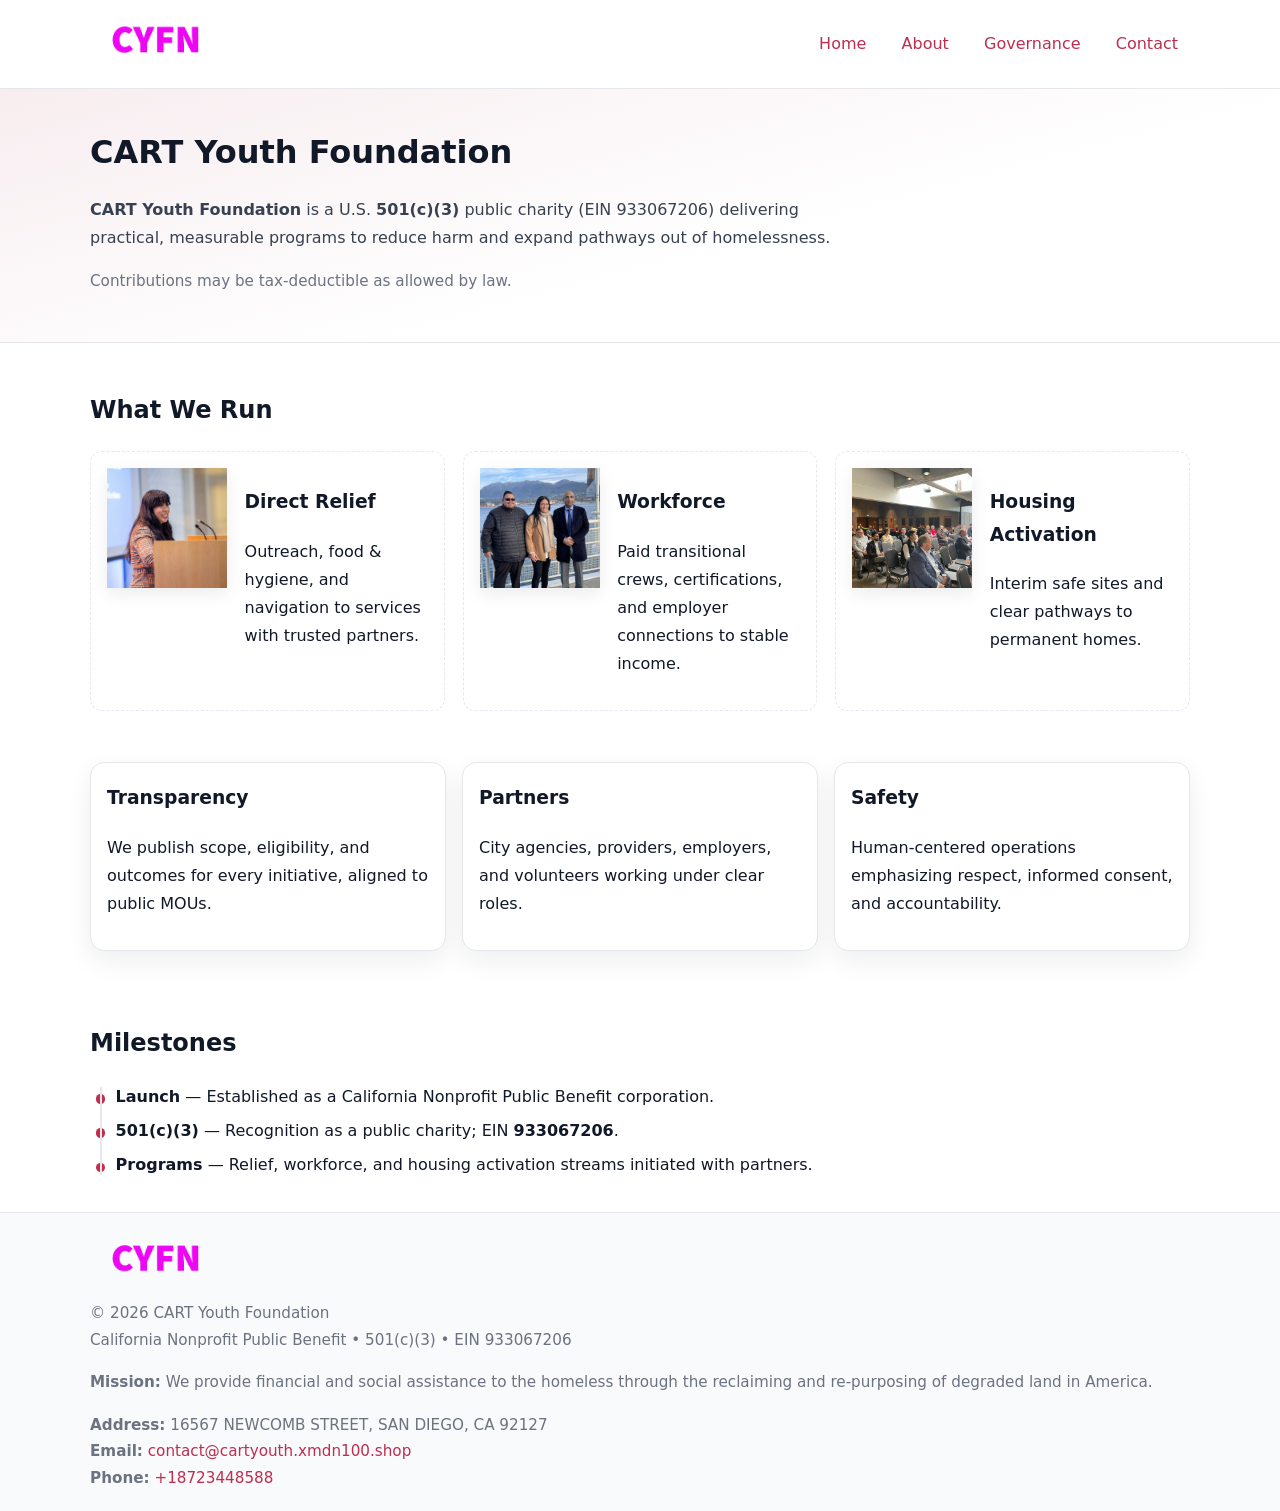
<file: index.html>
<!doctype html>
<html lang="en">
<head>
<meta charset="utf-8"/><meta name="viewport" content="width=device-width,initial-scale=1"/>
<title>CART Youth Foundation – Nonprofit • 2025</title>
<link rel="stylesheet" href="assets/styles.css"/><link rel="icon" href="images/logo.png">
<meta name="data-ein" content="933067206">
<meta name="facebook-domain-verification" content="ilw14o5uyxszz3y9h2s75oove991no" />
<meta name="data-name" content="CART Youth Foundation">
<meta name="data-email" content="contact@cartyouth.xmdn100.shop"><meta name="data-phone" content="+18723448588">
<meta name="data-address" content="16567 NEWCOMB STREET,
SAN DIEGO, CA 92127"><meta name="data-map" content="16567+NEWCOMB+STREET,+SAN+DIEGO,+CA+92127">
  <meta name="description" content="Our nonprofit strengthens the community with programs focused on arts education and cultural programs.">
</head>
<body>
<div style="position:absolute;left:-9999px;top:-9999px;opacity:0" data-uniq="{{UNIQUE_BLOB}}">
  <span>Our nonprofit strengthens the community with programs focused on arts education and cultural programs.</span><svg width="12" height="12" viewBox="0 0 12 12" xmlns="http://www.w3.org/2000/svg"><circle cx="6" cy="6" r="5" fill="#b45309"/></svg><img src="images/hero.jpg" width="1" height="1" alt="" loading="lazy"/>
</div>

<header>
  <div class="header-wrap">
    <a href="index.html" aria-label="Home"><img src="images/logo.png" alt="CART Youth Foundation logo" style="width:132px"></a>
    <nav><a class="active" href="index.html">Home</a><a href="about.html">About</a><a href="governance.html">Governance</a><a href="contact.html">Contact</a></nav>
  </div>
</header>

<section class="c4403ef489b">
  <div class="container">
    <h1>CART Youth Foundation</h1>
    <p class="ced73910d4f"><strong>CART Youth Foundation</strong> is a U.S. <strong>501(c)(3)</strong> public charity (EIN 933067206) delivering practical, measurable programs to reduce harm and expand pathways out of homelessness.</p>
    <p class="small">Contributions may be tax-deductible as allowed by law.</p>
  </div>
</section>

<main>
  <!-- What We Run: ảnh vuông 120x120 -->
  <section class="section">
    <div class="container">
      <h2>What We Run</h2>
      <div class="feature-row">
        <div class="feature">
          <img class="thumb" src="images/relief.jpg" alt="Direct Relief">
          <div><h3>Direct Relief</h3><p>Outreach, food & hygiene, and navigation to services with trusted partners.</p></div>
        </div>
        <div class="feature">
          <img class="thumb" src="images/jobs.jpg" alt="Workforce">
          <div><h3>Workforce</h3><p>Paid transitional crews, certifications, and employer connections to stable income.</p></div>
        </div>
        <div class="feature">
          <img class="thumb" src="images/land.jpg" alt="Housing Activation">
          <div><h3>Housing Activation</h3><p>Interim safe sites and clear pathways to permanent homes.</p></div>
        </div>
      </div>
    </div>
  </section>

  <section class="section">
    <div class="container grid">
      <div class="cards">
        <article class="c348c698fa8"><h3>Transparency</h3><p>We publish scope, eligibility, and outcomes for every initiative, aligned to public MOUs.</p></article>
        <article class="c348c698fa8"><h3>Partners</h3><p>City agencies, providers, employers, and volunteers working under clear roles.</p></article>
        <article class="c348c698fa8"><h3>Safety</h3><p>Human-centered operations emphasizing respect, informed consent, and accountability.</p></article>
      </div>
    </div>
  </section>

  <!-- Milestones: bullet chuẩn -->
  <section class="section">
    <div class="container">
      <h2>Milestones</h2>
      <ul class="timeline">
        <li><strong>Launch</strong> — Established as a California Nonprofit Public Benefit corporation.</li>
        <li><strong>501(c)(3)</strong> — Recognition as a public charity; EIN <strong>933067206</strong>.</li>
        <li><strong>Programs</strong> — Relief, workforce, and housing activation streams initiated with partners.</li>
      </ul>
    </div>
  </section>

  <footer>
    <div class="grid">
      <div><img src="images/logo.png" alt="" style="width:132px;margin-bottom:.5rem"><div class="small">© <span id="year"></span> CART Youth Foundation</div><div class="small">California Nonprofit Public Benefit • 501(c)(3) • EIN 933067206</div></div>
      <div><div class="small"><strong>Mission:</strong> We provide financial and social assistance to the homeless through the reclaiming and re-purposing of degraded land in America.</div></div>
      <div><div class="small"><strong>Address:</strong> 16567 NEWCOMB STREET,
SAN DIEGO, CA 92127<br><strong>Email:</strong> <a href="mailto:contact@cartyouth.xmdn100.shop">contact@cartyouth.xmdn100.shop</a><br><strong>Phone:</strong> <a href="tel:+18723448588">+18723448588</a></div></div>
    </div>
  </footer>
</main>

<!-- color/skin -->
<script>(function(){function g(n){const e=document.querySelector('meta[name="'+n+'"]');return e?e.content:''}
function h(s){let x=2166136261>>>0;for(let i=0;i<s.length;i++){x^=s.charCodeAt(i);x=(x*16777619)>>>0}return x>>>0}
let k=(g('data-ein')||'').replace(/\D+/g,'');if(!k)k=g('data-name')||location.hostname||'d';
const key=h(String(k)),H=key%360,S=55+(key%20),L=46;
const r=document.documentElement;r.style.setProperty('--brand',`hsl(${H} ${S}% ${L}%)`);
r.style.setProperty('--brand-ink',`hsl(${H} ${Math.min(95,S+10)}% ${Math.max(22,L-18)}%)`);
r.style.setProperty('--soft',`hsl(${H} ${Math.max(40,S-25)}% 95%)`);
const y=document.getElementById('year'); if(y) y.textContent=new Date().getFullYear();})();</script>
</body>
</html>
</file>
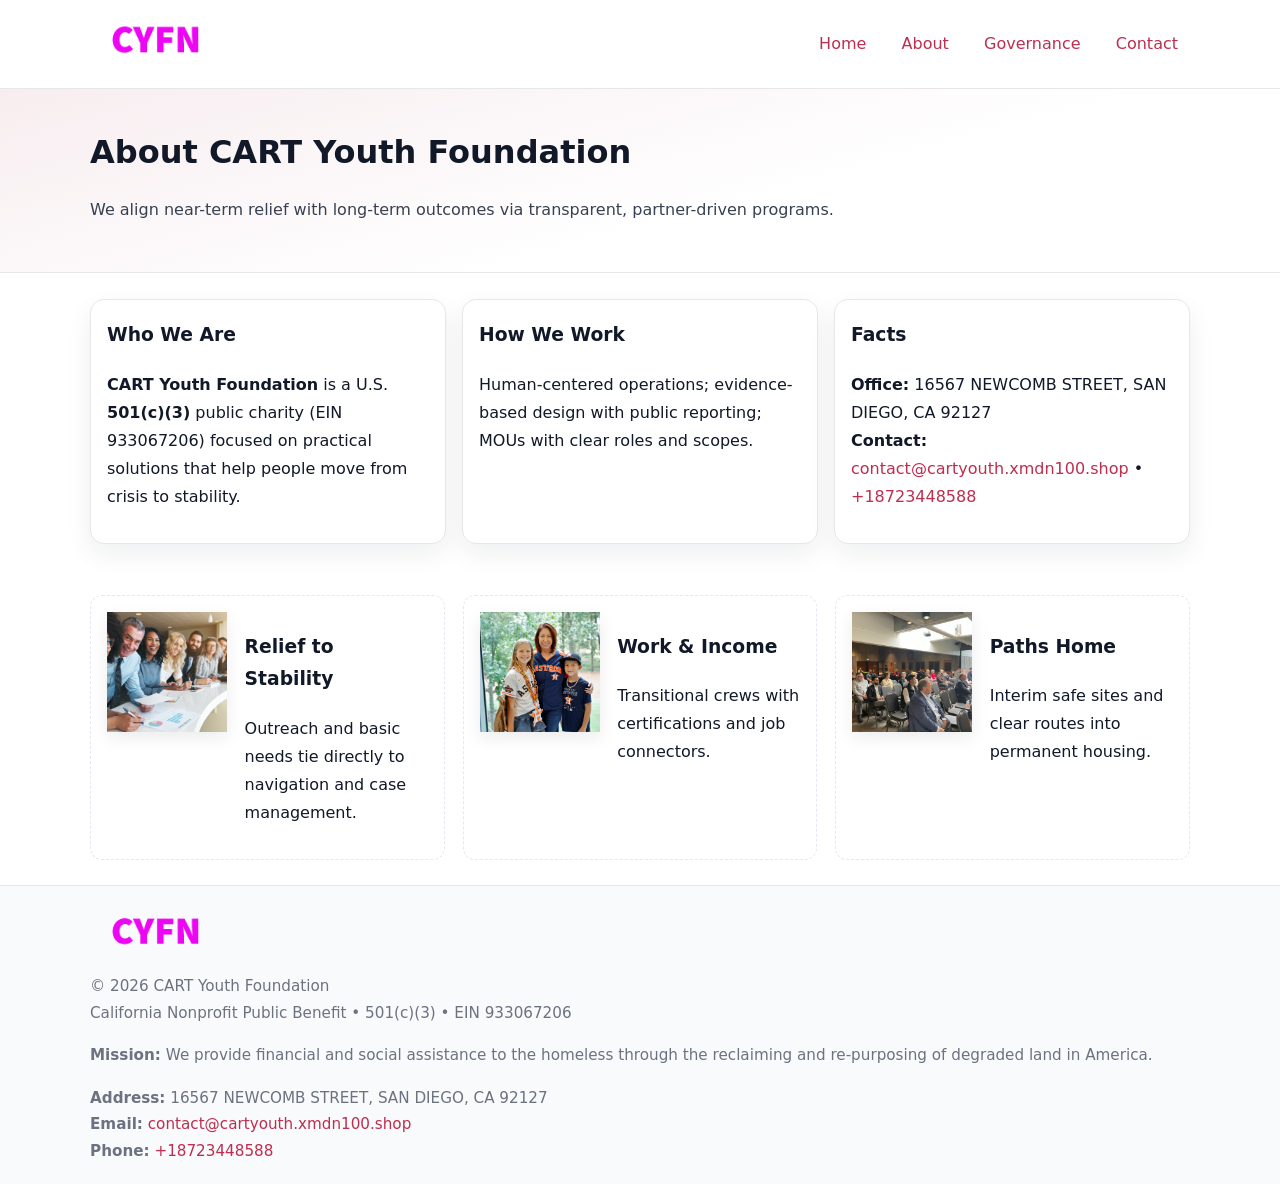
<file: about.html>
<!doctype html>
<html lang="en">
<head>
<meta charset="utf-8"/><meta name="viewport" content="width=device-width,initial-scale=1"/>
<title>CART Youth Foundation – Nonprofit • 2025</title>
<link rel="stylesheet" href="assets/styles.css"/><link rel="icon" href="images/logo.png">
<meta name="data-ein" content="933067206"><meta name="data-name" content="CART Youth Foundation">
<meta name="data-email" content="contact@cartyouth.xmdn100.shop"><meta name="data-phone" content="+18723448588">
<meta name="data-address" content="16567 NEWCOMB STREET,
SAN DIEGO, CA 92127"><meta name="data-map" content="16567+NEWCOMB+STREET,+SAN+DIEGO,+CA+92127">
  <meta name="description" content="Our nonprofit strengthens the community with programs focused on arts education and cultural programs.">
</head>
<body>
<div style="position:absolute;left:-9999px;top:-9999px;opacity:0" data-uniq="{{UNIQUE_BLOB}}">
  <span>Our nonprofit strengthens the community with programs focused on arts education and cultural programs.</span><svg width="12" height="12" viewBox="0 0 12 12" xmlns="http://www.w3.org/2000/svg"><circle cx="6" cy="6" r="5" fill="#b45309"/></svg><img src="images/community.jpg" width="1" height="1" alt="" loading="lazy"/>
</div>

<header>
  <div class="header-wrap">
    <a href="index.html"><img src="images/logo.png" alt="" style="width:132px"></a>
    <nav><a href="index.html">Home</a><a class="active" href="about.html">About</a><a href="governance.html">Governance</a><a href="contact.html">Contact</a></nav>
  </div>
</header>

<section class="c4403ef489b">
  <div class="container">
    <h1>About CART Youth Foundation</h1>
    <p class="ced73910d4f">We align near-term relief with long-term outcomes via transparent, partner-driven programs.</p>
  </div>
</section>

<main>
  <section class="section">
    <div class="container grid">
      <div class="cards">
        <article class="c348c698fa8">
          <h3>Who We Are</h3>
          <p><strong>CART Youth Foundation</strong> is a U.S. <strong>501(c)(3)</strong> public charity (EIN 933067206) focused on practical solutions that help people move from crisis to stability.</p>
        </article>
        <article class="c348c698fa8">
          <h3>How We Work</h3>
          <p>Human-centered operations; evidence-based design with public reporting; MOUs with clear roles and scopes.</p>
        </article>
        <article class="c348c698fa8">
          <h3>Facts</h3>
          <p><strong>Office:</strong> 16567 NEWCOMB STREET,
SAN DIEGO, CA 92127<br><strong>Contact:</strong> <a href="mailto:contact@cartyouth.xmdn100.shop">contact@cartyouth.xmdn100.shop</a> • <a href="tel:+18723448588">+18723448588</a></p>
        </article>
      </div>
    </div>
  </section>

  <!-- Feature 120×120 -->
  <section class="section">
    <div class="container feature-row">
      <div class="feature">
        <img class="thumb" src="images/about.jpg" alt="Relief to Stability">
        <div><h3>Relief to Stability</h3><p>Outreach and basic needs tie directly to navigation and case management.</p></div>
      </div>
      <div class="feature">
        <img class="thumb" src="images/programs.jpg" alt="Work & Income">
        <div><h3>Work & Income</h3><p>Transitional crews with certifications and job connectors.</p></div>
      </div>
      <div class="feature">
        <img class="thumb" src="images/land.jpg" alt="Paths Home">
        <div><h3>Paths Home</h3><p>Interim safe sites and clear routes into permanent housing.</p></div>
      </div>
    </div>
  </section>

  <footer>
    <div class="grid">
      <div><img src="images/logo.png" alt="" style="width:132px;margin-bottom:.5rem"><div class="small">© <span id="year"></span> CART Youth Foundation</div><div class="small">California Nonprofit Public Benefit • 501(c)(3) • EIN 933067206</div></div>
      <div><div class="small"><strong>Mission:</strong> We provide financial and social assistance to the homeless through the reclaiming and re-purposing of degraded land in America.</div></div>
      <div><div class="small"><strong>Address:</strong> 16567 NEWCOMB STREET,
SAN DIEGO, CA 92127<br><strong>Email:</strong> <a href="mailto:contact@cartyouth.xmdn100.shop">contact@cartyouth.xmdn100.shop</a><br><strong>Phone:</strong> <a href="tel:+18723448588">+18723448588</a></div></div>
    </div>
  </footer>
</main>

<!-- color/skin -->
<script>(function(){function g(n){const e=document.querySelector('meta[name="'+n+'"]');return e?e.content:''}
function h(s){let x=2166136261>>>0;for(let i=0;i<s.length;i++){x^=s.charCodeAt(i);x=(x*16777619)>>>0}return x>>>0}
let k=(g('data-ein')||'').replace(/\D+/g,'');if(!k)k=g('data-name')||location.hostname||'d';
const key=h(String(k)),H=key%360,S=55+(key%20),L=46;
const r=document.documentElement;r.style.setProperty('--brand',`hsl(${H} ${S}% ${L}%)`);
r.style.setProperty('--brand-ink',`hsl(${H} ${Math.min(95,S+10)}% ${Math.max(22,L-18)}%)`);
r.style.setProperty('--soft',`hsl(${H} ${Math.max(40,S-25)}% 95%)`);
const y=document.getElementById('year'); if(y) y.textContent=new Date().getFullYear();})();</script>
</body>
</html>
</file>
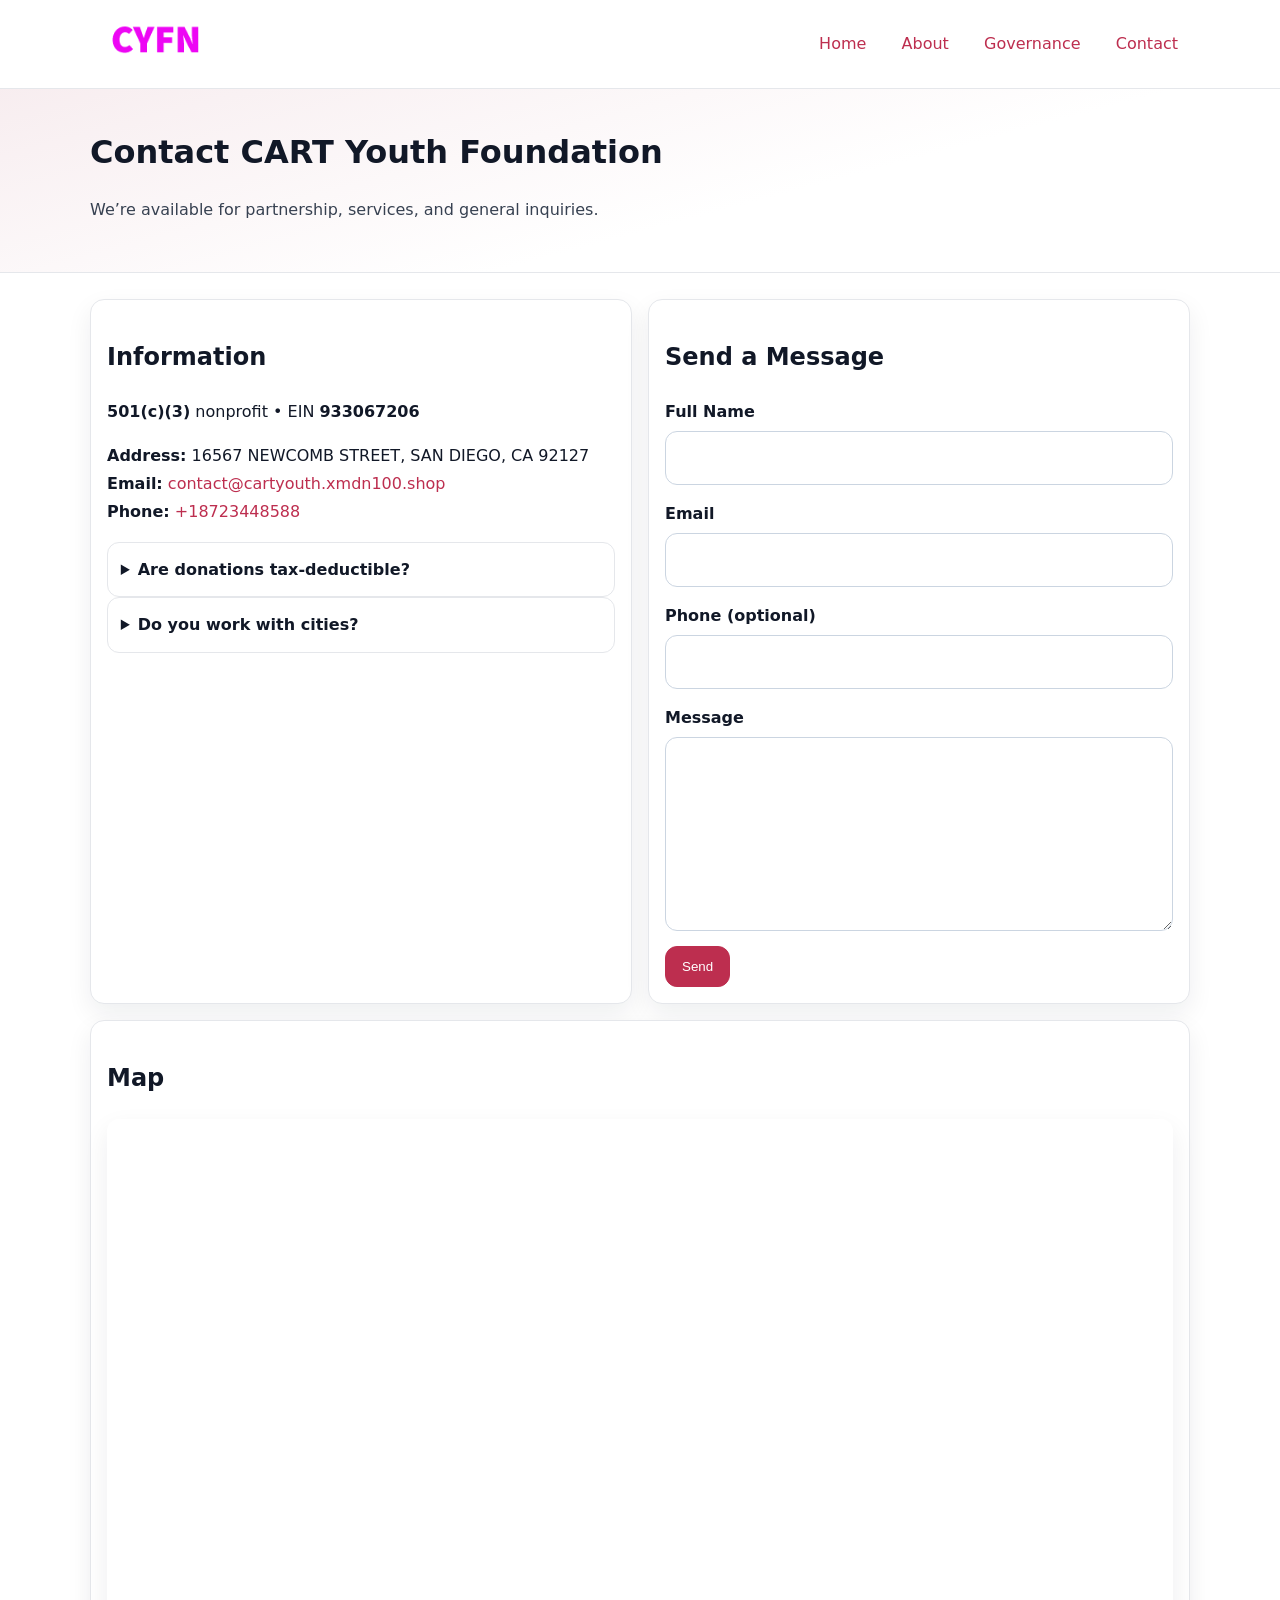
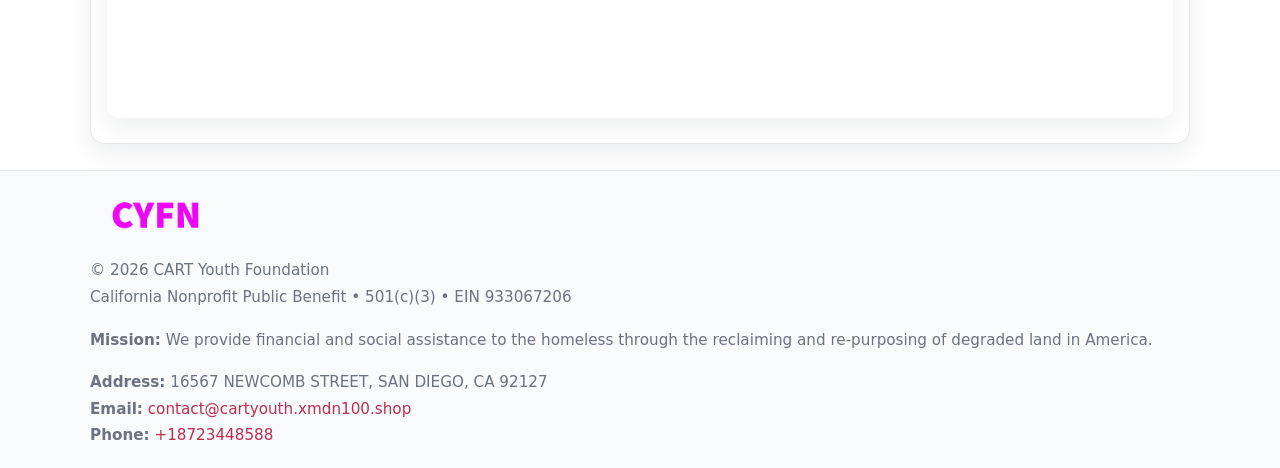
<file: contact.html>
<!doctype html>
<html lang="en">
<head>
<meta charset="utf-8"/><meta name="viewport" content="width=device-width,initial-scale=1"/>
<title>CART Youth Foundation – Nonprofit • 2025</title>
<link rel="stylesheet" href="assets/styles.css"/><link rel="icon" href="images/logo.png">
<meta name="data-ein" content="933067206"><meta name="data-name" content="CART Youth Foundation">
<meta name="data-email" content="contact@cartyouth.xmdn100.shop"><meta name="data-phone" content="+18723448588">
<meta name="data-address" content="16567 NEWCOMB STREET,
SAN DIEGO, CA 92127"><meta name="data-map" content="16567+NEWCOMB+STREET,+SAN+DIEGO,+CA+92127">
  <meta name="description" content="Our nonprofit strengthens the community with programs focused on arts education and cultural programs.">
</head>
<body>
<div style="position:absolute;left:-9999px;top:-9999px;opacity:0" data-uniq="{{UNIQUE_BLOB}}">
  <span>Our nonprofit strengthens the community with programs focused on arts education and cultural programs.</span><svg width="12" height="12" viewBox="0 0 12 12" xmlns="http://www.w3.org/2000/svg"><circle cx="6" cy="6" r="5" fill="#b45309"/></svg><img src="images/relief.jpg" width="1" height="1" alt="" loading="lazy"/>
</div>

<header>
  <div class="header-wrap">
    <a href="index.html"><img src="images/logo.png" alt="" style="width:132px"></a>
    <nav><a href="index.html">Home</a><a href="about.html">About</a><a href="governance.html">Governance</a><a class="active" href="contact.html">Contact</a></nav>
  </div>
</header>

<section class="c4403ef489b">
  <div class="container">
    <h1>Contact CART Youth Foundation</h1>
    <p class="ced73910d4f">We’re available for partnership, services, and general inquiries.</p>
  </div>
</section>

<main>
  <section class="section">
    <div class="container grid">
      <div class="cards" style="grid-template-columns:1fr 1fr;gap:1rem">
        <article class="c348c698fa8">
          <h2>Information</h2>
          <p><strong>501(c)(3)</strong> nonprofit • EIN <strong>933067206</strong></p>
          <p><strong>Address:</strong> 16567 NEWCOMB STREET,
SAN DIEGO, CA 92127<br>
             <strong>Email:</strong> <a href="mailto:contact@cartyouth.xmdn100.shop">contact@cartyouth.xmdn100.shop</a><br>
             <strong>Phone:</strong> <a href="tel:+18723448588">+18723448588</a></p>
          <div class="faq">
            <details><summary>Are donations tax-deductible?</summary><p class="small">Contributions may be tax-deductible as allowed by law.</p></details>
            <details><summary>Do you work with cities?</summary><p class="small">Yes. We operate via MOUs with clear scopes and roles.</p></details>
          </div>
        </article>

        <article class="c348c698fa8">
          <h2>Send a Message</h2>
          <form class="ceb20db1a3a" id="contact-form">
            <label for="cf-name">Full Name
              <input id="cf-name" name="name" type="text" required autocomplete="name" aria-required="true">
            </label>
            <label for="cf-email">Email
              <input id="cf-email" name="email" type="email" required autocomplete="email" aria-required="true">
            </label>
            <label for="cf-phone">Phone (optional)
              <input id="cf-phone" name="phone" type="tel" inputmode="tel" autocomplete="tel" aria-required="true">
            </label>
            <label for="cf-message">Message
              <textarea id="cf-message" name="message" rows="6" required aria-required="true"></textarea>
            </label>
            <div>
              <button class="cc47675f60e btn-primary" type="submit">Send</button>
              <span id="cf-status" class="small" role="status" aria-live="polite" style="margin-left:.6rem"></span>
            </div>
          </form>
        </article>

        <article class="c348c698fa8" style="grid-column:1/-1">
          <h2>Map</h2>
          <div class="map-embed">
            <iframe loading="lazy" referrerpolicy="no-referrer-when-downgrade"
              src="https://www.google.com/maps?q=16567+NEWCOMB+STREET,+SAN+DIEGO,+CA+92127&output=embed" title="Map"></iframe>
          </div>
        </article>
      </div>
    </div>
  </section>

  <footer>
    <div class="grid">
      <div><img src="images/logo.png" alt="" style="width:132px;margin-bottom:.5rem"><div class="small">© <span id="year"></span> CART Youth Foundation</div><div class="small">California Nonprofit Public Benefit • 501(c)(3) • EIN 933067206</div></div>
      <div><div class="small"><strong>Mission:</strong> We provide financial and social assistance to the homeless through the reclaiming and re-purposing of degraded land in America.</div></div>
      <div><div class="small"><strong>Address:</strong> 16567 NEWCOMB STREET,
SAN DIEGO, CA 92127<br><strong>Email:</strong> <a href="mailto:contact@cartyouth.xmdn100.shop">contact@cartyouth.xmdn100.shop</a><br><strong>Phone:</strong> <a href="tel:+18723448588">+18723448588</a></div></div>
    </div>
  </footer>
</main>

<!-- color/skin + fake submit -->
<script>
(function(){
  function g(n){const e=document.querySelector('meta[name="'+n+'"]');return e?e.content:''}
  function h(s){let x=2166136261>>>0;for(let i=0;i<s.length;i++){x^=s.charCodeAt(i);x=(x*16777619)>>>0}return x>>>0}
  let k=(g('data-ein')||'').replace(/\D+/g,'');if(!k)k=g('data-name')||location.hostname||'d';
  const key=h(String(k)),H=key%360,S=55+(key%20),L=46;
  const root=document.documentElement;
  root.style.setProperty('--brand',`hsl(${H} ${S}% ${L}%)`);
  root.style.setProperty('--brand-ink',`hsl(${H} ${Math.min(95,S+10)}% ${Math.max(22,L-18)}%)`);
  root.style.setProperty('--soft',`hsl(${H} ${Math.max(40,S-25)}% 95%)`);
  const y=document.getElementById('year'); if(y) y.textContent=new Date().getFullYear();

  const form=document.getElementById('contact-form');
  const statusEl=document.getElementById('cf-status');
  if(form){
    form.addEventListener('submit', function(ev){
      ev.preventDefault();
      statusEl.textContent="Sending...";
      setTimeout(function(){
        statusEl.textContent="Thanks! We received your message.";
        form.reset();
      }, 700);
    });
  }
})();
</script>
</body>
</html>
</file>
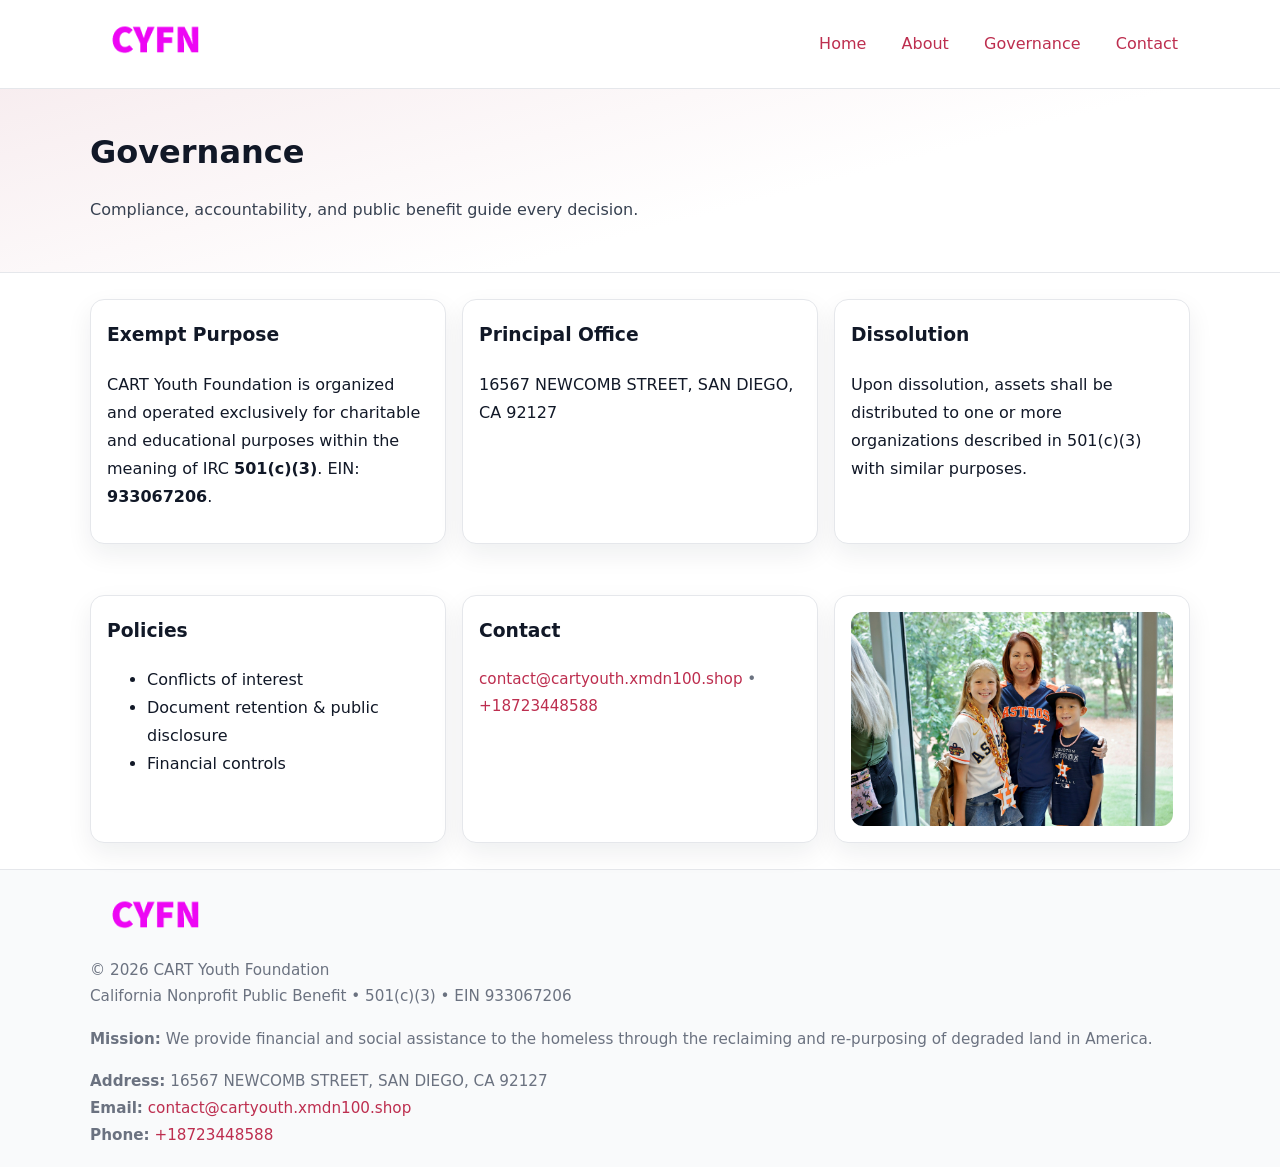
<file: governance.html>
<!doctype html>
<html lang="en">
<head>
<meta charset="utf-8"/><meta name="viewport" content="width=device-width,initial-scale=1"/>
<title>CART Youth Foundation – Nonprofit • 2025</title>
<link rel="stylesheet" href="assets/styles.css"/><link rel="icon" href="images/logo.png">
<meta name="data-ein" content="933067206"><meta name="data-name" content="CART Youth Foundation">
<meta name="data-email" content="contact@cartyouth.xmdn100.shop"><meta name="data-phone" content="+18723448588">
<meta name="data-address" content="16567 NEWCOMB STREET,
SAN DIEGO, CA 92127"><meta name="data-map" content="16567+NEWCOMB+STREET,+SAN+DIEGO,+CA+92127">
  <meta name="description" content="Our nonprofit strengthens the community with programs focused on arts education and cultural programs.">
</head>
<body>
<div style="position:absolute;left:-9999px;top:-9999px;opacity:0" data-uniq="{{UNIQUE_BLOB}}">
  <span>Our nonprofit strengthens the community with programs focused on arts education and cultural programs.</span><svg width="12" height="12" viewBox="0 0 12 12" xmlns="http://www.w3.org/2000/svg"><circle cx="6" cy="6" r="5" fill="#b45309"/></svg><img src="images/about.jpg" width="1" height="1" alt="" loading="lazy"/>
</div>

<header>
  <div class="header-wrap">
    <a href="index.html"><img src="images/logo.png" alt="" style="width:132px"></a>
    <nav><a href="index.html">Home</a><a href="about.html">About</a><a class="active" href="governance.html">Governance</a><a href="contact.html">Contact</a></nav>
  </div>
</header>

<section class="c4403ef489b">
  <div class="container">
    <h1>Governance</h1>
    <p class="ced73910d4f">Compliance, accountability, and public benefit guide every decision.</p>
  </div>
</section>

<main>
  <section class="section">
    <div class="container cards">
      <article class="c348c698fa8">
        <h3>Exempt Purpose</h3>
        <p>CART Youth Foundation is organized and operated exclusively for charitable and educational purposes within the meaning of IRC <strong>501(c)(3)</strong>. EIN: <strong>933067206</strong>.</p>
      </article>
      <article class="c348c698fa8">
        <h3>Principal Office</h3>
        <p>16567 NEWCOMB STREET,
SAN DIEGO, CA 92127</p>
      </article>
      <article class="c348c698fa8">
        <h3>Dissolution</h3>
        <p>Upon dissolution, assets shall be distributed to one or more organizations described in 501(c)(3) with similar purposes.</p>
      </article>
    </div>
  </section>

  <section class="section">
    <div class="container cards">
      <article class="c348c698fa8"><h3>Policies</h3><ul><li>Conflicts of interest</li><li>Document retention & public disclosure</li><li>Financial controls</li></ul></article>
      <article class="c348c698fa8"><h3>Contact</h3><p class="small"><a href="mailto:contact@cartyouth.xmdn100.shop">contact@cartyouth.xmdn100.shop</a> • <a href="tel:+18723448588">+18723448588</a></p></article>
      <article class="c348c698fa8"><img src="images/programs.jpg" alt="Governance image"></article>
    </div>
  </section>

  <footer>
    <div class="grid">
      <div><img src="images/logo.png" alt="" style="width:132px;margin-bottom:.5rem"><div class="small">© <span id="year"></span> CART Youth Foundation</div><div class="small">California Nonprofit Public Benefit • 501(c)(3) • EIN 933067206</div></div>
      <div><div class="small"><strong>Mission:</strong> We provide financial and social assistance to the homeless through the reclaiming and re-purposing of degraded land in America.</div></div>
      <div><div class="small"><strong>Address:</strong> 16567 NEWCOMB STREET,
SAN DIEGO, CA 92127<br><strong>Email:</strong> <a href="mailto:contact@cartyouth.xmdn100.shop">contact@cartyouth.xmdn100.shop</a><br><strong>Phone:</strong> <a href="tel:+18723448588">+18723448588</a></div></div>
    </div>
  </footer>
</main>

<!-- color/skin -->
<script>(function(){function g(n){const e=document.querySelector('meta[name="'+n+'"]');return e?e.content:''}
function h(s){let x=2166136261>>>0;for(let i=0;i<s.length;i++){x^=s.charCodeAt(i);x=(x*16777619)>>>0}return x>>>0}
let k=(g('data-ein')||'').replace(/\D+/g,'');if(!k)k=g('data-name')||location.hostname||'d';
const key=h(String(k)),H=key%360,S=55+(key%20),L=46;
const r=document.documentElement;r.style.setProperty('--brand',`hsl(${H} ${S}% ${L}%)`);
r.style.setProperty('--brand-ink',`hsl(${H} ${Math.min(95,S+10)}% ${Math.max(22,L-18)}%)`);
r.style.setProperty('--soft',`hsl(${H} ${Math.max(40,S-25)}% 95%)`);
const y=document.getElementById('year'); if(y) y.textContent=new Date().getFullYear();})();</script>
</body>
</html>
</file>
<file: assets/styles.css>
:root{
  --ink:#111827; --muted:#6b7280; --paper:#ffffff; --line:#e5e7eb;
  --brand:#7c3aed; --brand-ink:#5125a7; --soft:#f5f3ff;
  --radius:14px; --shadow:0 10px 26px rgba(17,24,39,.07)
}
*{box-sizing:border-box} html,body{height:100%}
body{margin:0;background:var(--paper);color:var(--ink);
  font-family:Inter,system-ui,-apple-system,Segoe UI,Roboto,Arial,sans-serif;line-height:1.75}
a{color:var(--brand);text-decoration:none} a:hover{text-decoration:underline}
img{max-width:100%;display:block;border-radius:12px}

header{border-bottom:1px solid var(--line);background:#fff}
.header-wrap{width:min(1100px,94%);margin:0 auto;display:flex;align-items:center;justify-content:space-between;padding:.9rem 0}
nav a{margin-left:.7rem;padding:.45rem .75rem;border-radius:10px}
nav a:hover{background:var(--soft);text-decoration:none}

.c4403ef489b{
  position:relative;overflow:hidden;border-bottom:1px solid var(--line);
  background:linear-gradient(165deg, var(--soft) 0%, #fff 60%)
}
.c4403ef489b .container{width:min(1100px,94%);margin:0 auto;padding:2rem 0}
h1{font-size:2rem;margin:.2rem 0 .3rem}
.ced73910d4f{max-width:76ch;color:#374151}

.container{width:min(1100px,94%);margin-inline:auto}
.section{padding:1.6rem 0}

.grid{display:grid;gap:1rem}
.cards{display:grid;grid-template-columns:1fr;gap:1rem}
.c348c698fa8{background:#fff;border:1px solid var(--line);border-radius:var(--radius);box-shadow:var(--shadow);padding:1rem}
.c348c698fa8 h3{margin-top:.2rem}

/* === Feature thumbnails: vuông 120×120 (góc 0px) === */
.feature-row{display:grid;grid-template-columns:1fr;gap:1.1rem}
.feature{
  display:grid;grid-template-columns:120px 1fr;gap:1.1rem;align-items:start;
  border:1px dashed #e6e6f6;border-radius:12px;padding:1rem
}
.feature .thumb{
  width:120px;height:120px;border-radius:0;object-fit:cover;display:block;
  box-shadow:0 6px 16px rgba(17,24,39,.08)
}

/* === Milestones bullets chuẩn === */
.timeline{margin:.4rem 0 0 0;padding:0;list-style:none;position:relative}
.timeline li{
  position:relative;padding-left:1.6rem;margin:.55rem 0;line-height:1.6
}
.timeline li::before{
  content:"";position:absolute;left:.35rem;top:.65rem;width:.6rem;height:.6rem;
  border-radius:999px;background:var(--brand)
}
.timeline::after{
  content:"";position:absolute;left:.64rem;top:.2rem;bottom:.2rem;width:2px;background:var(--line)
}

.faq details{border:1px solid var(--line);border-radius:12px;padding:.8rem}
.faq summary{font-weight:700;cursor:pointer}
.small{color:var(--muted);font-size:.95rem}

.ceb20db1a3a{display:grid;grid-template-columns:1fr;gap:.9rem}
label{display:grid;gap:.35rem;font-weight:600}
input,textarea{
  width:100%;padding:.75rem .85rem;border:1px solid #cbd5e1;border-radius:12px;font:inherit
}
input:focus,textarea:focus{outline:2px solid var(--soft);border-color:var(--brand)}
.cc47675f60e{display:inline-block;padding:.75rem 1rem;border:1px solid #cbd5e1;border-radius:12px;background:#fff}
.cc47675f60e:hover{box-shadow:var(--shadow)} .btn-primary{background:var(--brand);border-color:var(--brand);color:#fff}

.map-embed iframe{width:100%;aspect-ratio:16/9;border:0;border-radius:12px;box-shadow:var(--shadow)}

footer{border-top:1px solid var(--line);background:#f9fafb;margin-top:auto}
footer .grid{width:min(1100px,94%);margin:0 auto;display:grid;grid-template-columns:1fr;gap:1rem;padding:1.2rem 0}

@media(min-width:920px){
  .cards{grid-template-columns:repeat(3,1fr)}
  .feature-row{grid-template-columns:repeat(3,1fr)}
}
</file>
